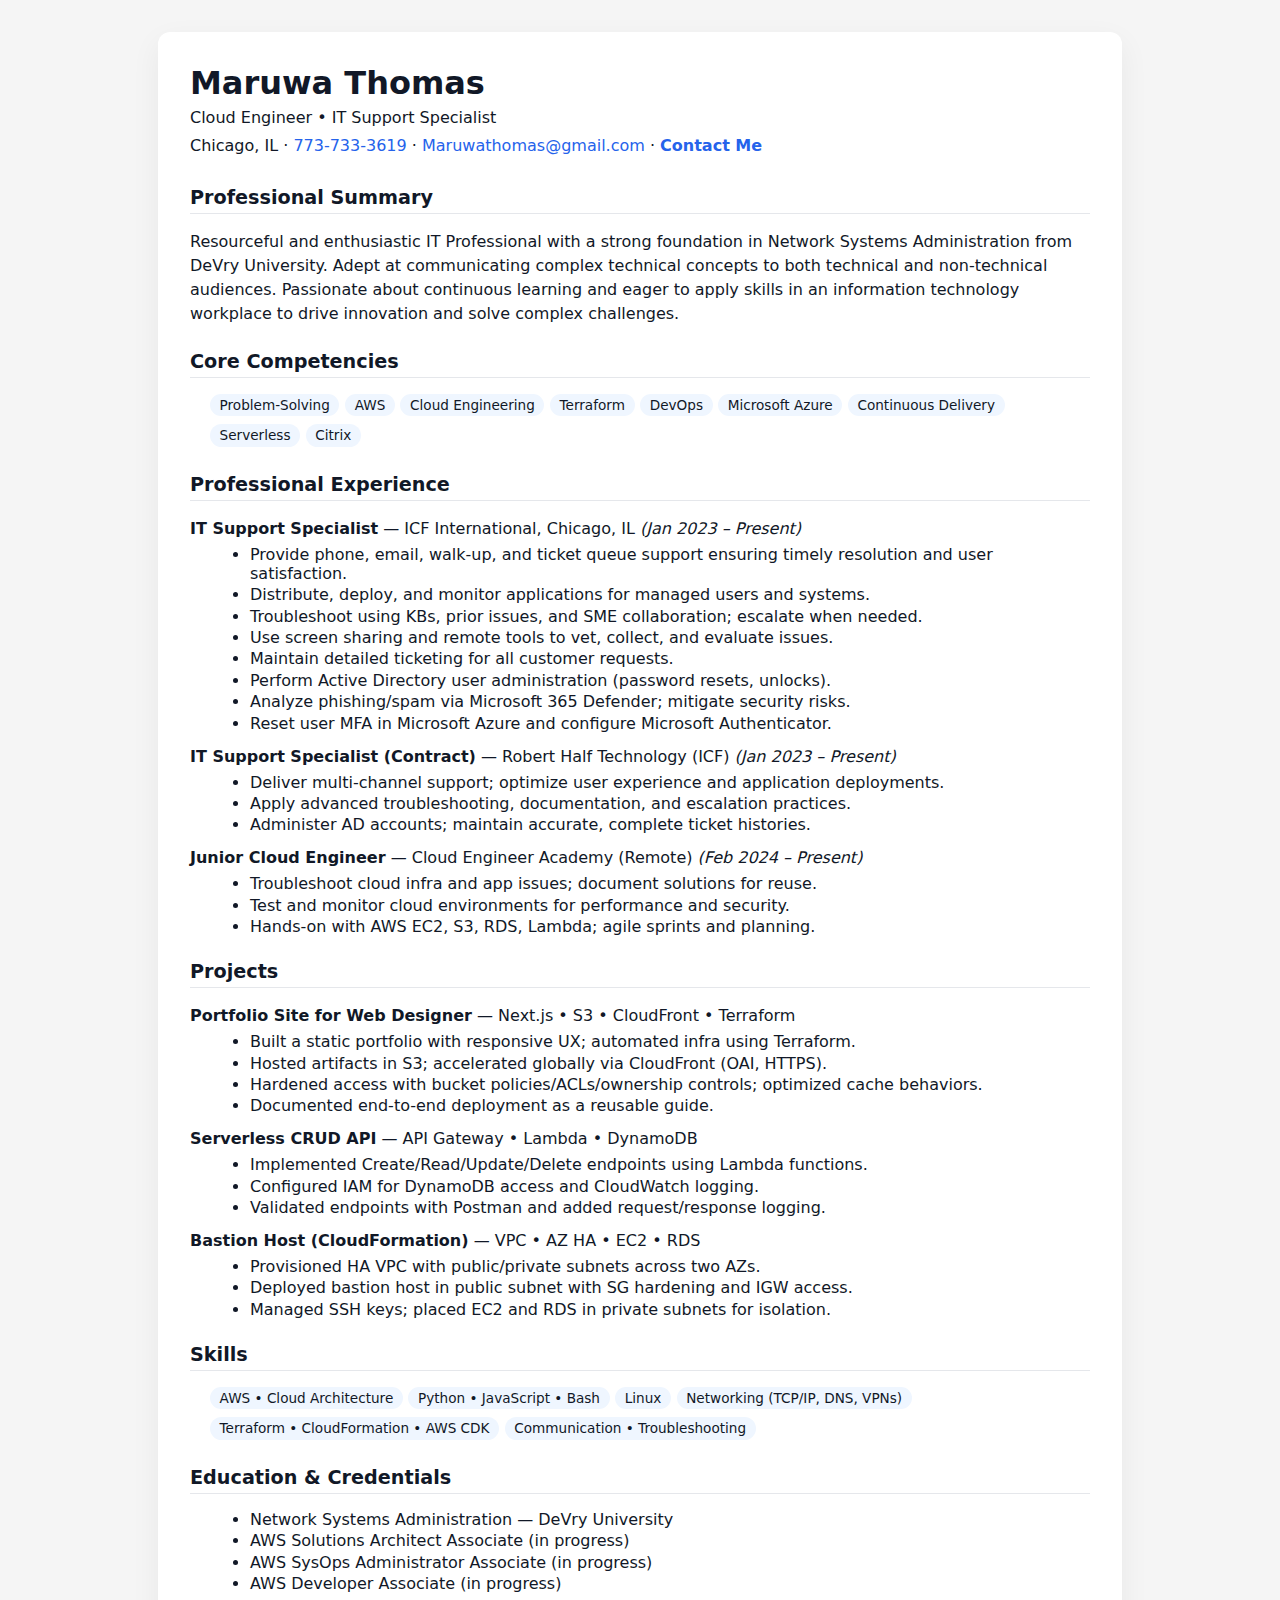
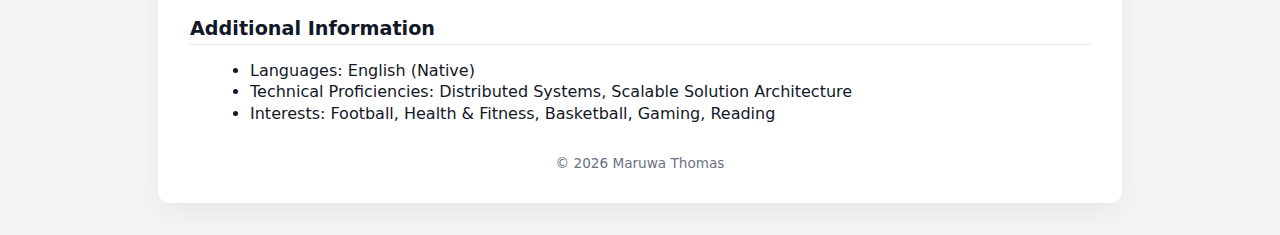
<file: 01-static-resume-site/index.html>
<!doctype html>
<html lang="en">
<head>
  <meta charset="utf-8">
  <meta name="viewport" content="width=device-width, initial-scale=1">
  <title>Maruwa Thomas — Cloud Engineer</title>
  <style>
    body {
      font-family: system-ui, -apple-system, Segoe UI, Arial, sans-serif;
      margin: 0;
      padding: 2rem;
      background: #f5f5f5;
      color: #111827;
    }
    .page {
      max-width: 900px;
      margin: 0 auto;
      background: #ffffff;
      padding: 2rem;
      border-radius: 12px;
      box-shadow: 0 10px 30px rgba(0,0,0,0.06);
    }
    h1 { margin: 0 0 .25rem 0; font-size: 2rem; }
    h2 { margin-top: 1.5rem; font-size: 1.2rem; border-bottom: 1px solid #e5e7eb; padding-bottom: .25rem; }
    p { margin: .25rem 0; line-height: 1.5; }
    .meta a { color: #2563eb; text-decoration: none; }
    .meta a:hover { text-decoration: underline; }
    ul { margin: .25rem 0 .75rem 1.25rem; }
    li { margin-bottom: .15rem; }
    .pill-list { list-style: none; padding-left: 0; display: flex; flex-wrap: wrap; gap: .35rem; }
    .pill-list li {
      background: #eff6ff;
      border-radius: 999px;
      padding: .2rem .6rem;
      font-size: .85rem;
    }
    .top-row {
      display: flex;
      justify-content: space-between;
      gap: 1rem;
      flex-wrap: wrap;
      align-items: baseline;
    }
    .contact-link {
      font-weight: 700;
      color: #2563eb;
      text-decoration: none;
    }
    .contact-link:hover { text-decoration: underline; }
    footer {
      margin-top: 2rem;
      font-size: .85rem;
      color: #6b7280;
      text-align: center;
    }
  </style>
</head>
<body>
  <div class="page">
    <header class="top-row">
      <div>
        <h1>Maruwa Thomas</h1>
        <p>Cloud Engineer • IT Support Specialist</p>
        <p class="meta">
          Chicago, IL ·
          <a href="tel:+17737333619">773-733-3619</a> ·
          <a href="mailto:Maruwathomas@gmail.com">Maruwathomas@gmail.com</a> ·
          <a href="contact.html" class="contact-link">Contact Me</a>
        </p>
      </div>
    </header>

    <section>
      <h2>Professional Summary</h2>
      <p>
        Resourceful and enthusiastic IT Professional with a strong foundation in Network Systems Administration from DeVry University.
        Adept at communicating complex technical concepts to both technical and non-technical audiences. Passionate about continuous
        learning and eager to apply skills in an information technology workplace to drive innovation and solve complex challenges.
      </p>
    </section>

    <section>
      <h2>Core Competencies</h2>
      <ul class="pill-list">
        <li>Problem-Solving</li>
        <li>AWS</li>
        <li>Cloud Engineering</li>
        <li>Terraform</li>
        <li>DevOps</li>
        <li>Microsoft Azure</li>
        <li>Continuous Delivery</li>
        <li>Serverless</li>
        <li>Citrix</li>
      </ul>
    </section>

    <section>
      <h2>Professional Experience</h2>
      <p><strong>IT Support Specialist</strong> — ICF International, Chicago, IL <em>(Jan 2023 – Present)</em></p>
      <ul>
        <li>Provide phone, email, walk-up, and ticket queue support ensuring timely resolution and user satisfaction.</li>
        <li>Distribute, deploy, and monitor applications for managed users and systems.</li>
        <li>Troubleshoot using KBs, prior issues, and SME collaboration; escalate when needed.</li>
        <li>Use screen sharing and remote tools to vet, collect, and evaluate issues.</li>
        <li>Maintain detailed ticketing for all customer requests.</li>
        <li>Perform Active Directory user administration (password resets, unlocks).</li>
        <li>Analyze phishing/spam via Microsoft 365 Defender; mitigate security risks.</li>
        <li>Reset user MFA in Microsoft Azure and configure Microsoft Authenticator.</li>
      </ul>

      <p><strong>IT Support Specialist (Contract)</strong> — Robert Half Technology (ICF) <em>(Jan 2023 – Present)</em></p>
      <ul>
        <li>Deliver multi-channel support; optimize user experience and application deployments.</li>
        <li>Apply advanced troubleshooting, documentation, and escalation practices.</li>
        <li>Administer AD accounts; maintain accurate, complete ticket histories.</li>
      </ul>

      <p><strong>Junior Cloud Engineer</strong> — Cloud Engineer Academy (Remote) <em>(Feb 2024 – Present)</em></p>
      <ul>
        <li>Troubleshoot cloud infra and app issues; document solutions for reuse.</li>
        <li>Test and monitor cloud environments for performance and security.</li>
        <li>Hands-on with AWS EC2, S3, RDS, Lambda; agile sprints and planning.</li>
      </ul>
    </section>

    <section>
      <h2>Projects</h2>
      <p><strong>Portfolio Site for Web Designer</strong> — Next.js • S3 • CloudFront • Terraform</p>
      <ul>
        <li>Built a static portfolio with responsive UX; automated infra using Terraform.</li>
        <li>Hosted artifacts in S3; accelerated globally via CloudFront (OAI, HTTPS).</li>
        <li>Hardened access with bucket policies/ACLs/ownership controls; optimized cache behaviors.</li>
        <li>Documented end-to-end deployment as a reusable guide.</li>
      </ul>

      <p><strong>Serverless CRUD API</strong> — API Gateway • Lambda • DynamoDB</p>
      <ul>
        <li>Implemented Create/Read/Update/Delete endpoints using Lambda functions.</li>
        <li>Configured IAM for DynamoDB access and CloudWatch logging.</li>
        <li>Validated endpoints with Postman and added request/response logging.</li>
      </ul>

      <p><strong>Bastion Host (CloudFormation)</strong> — VPC • AZ HA • EC2 • RDS</p>
      <ul>
        <li>Provisioned HA VPC with public/private subnets across two AZs.</li>
        <li>Deployed bastion host in public subnet with SG hardening and IGW access.</li>
        <li>Managed SSH keys; placed EC2 and RDS in private subnets for isolation.</li>
      </ul>
    </section>

    <section>
      <h2>Skills</h2>
      <ul class="pill-list">
        <li>AWS • Cloud Architecture</li>
        <li>Python • JavaScript • Bash</li>
        <li>Linux</li>
        <li>Networking (TCP/IP, DNS, VPNs)</li>
        <li>Terraform • CloudFormation • AWS CDK</li>
        <li>Communication • Troubleshooting</li>
      </ul>
    </section>

    <section>
      <h2>Education & Credentials</h2>
      <ul>
        <li>Network Systems Administration — DeVry University</li>
        <li>AWS Solutions Architect Associate (in progress)</li>
        <li>AWS SysOps Administrator Associate (in progress)</li>
        <li>AWS Developer Associate (in progress)</li>
      </ul>
    </section>

    <section>
      <h2>Additional Information</h2>
      <ul>
        <li>Languages: English (Native)</li>
        <li>Technical Proficiencies: Distributed Systems, Scalable Solution Architecture</li>
        <li>Interests: Football, Health & Fitness, Basketball, Gaming, Reading</li>
      </ul>
    </section>

    <footer>
      © <span id="y"></span> Maruwa Thomas
    </footer>
  </div>

  <script>
    document.getElementById('y').textContent = new Date().getFullYear();
  </script>
</body>
</html>
</file>
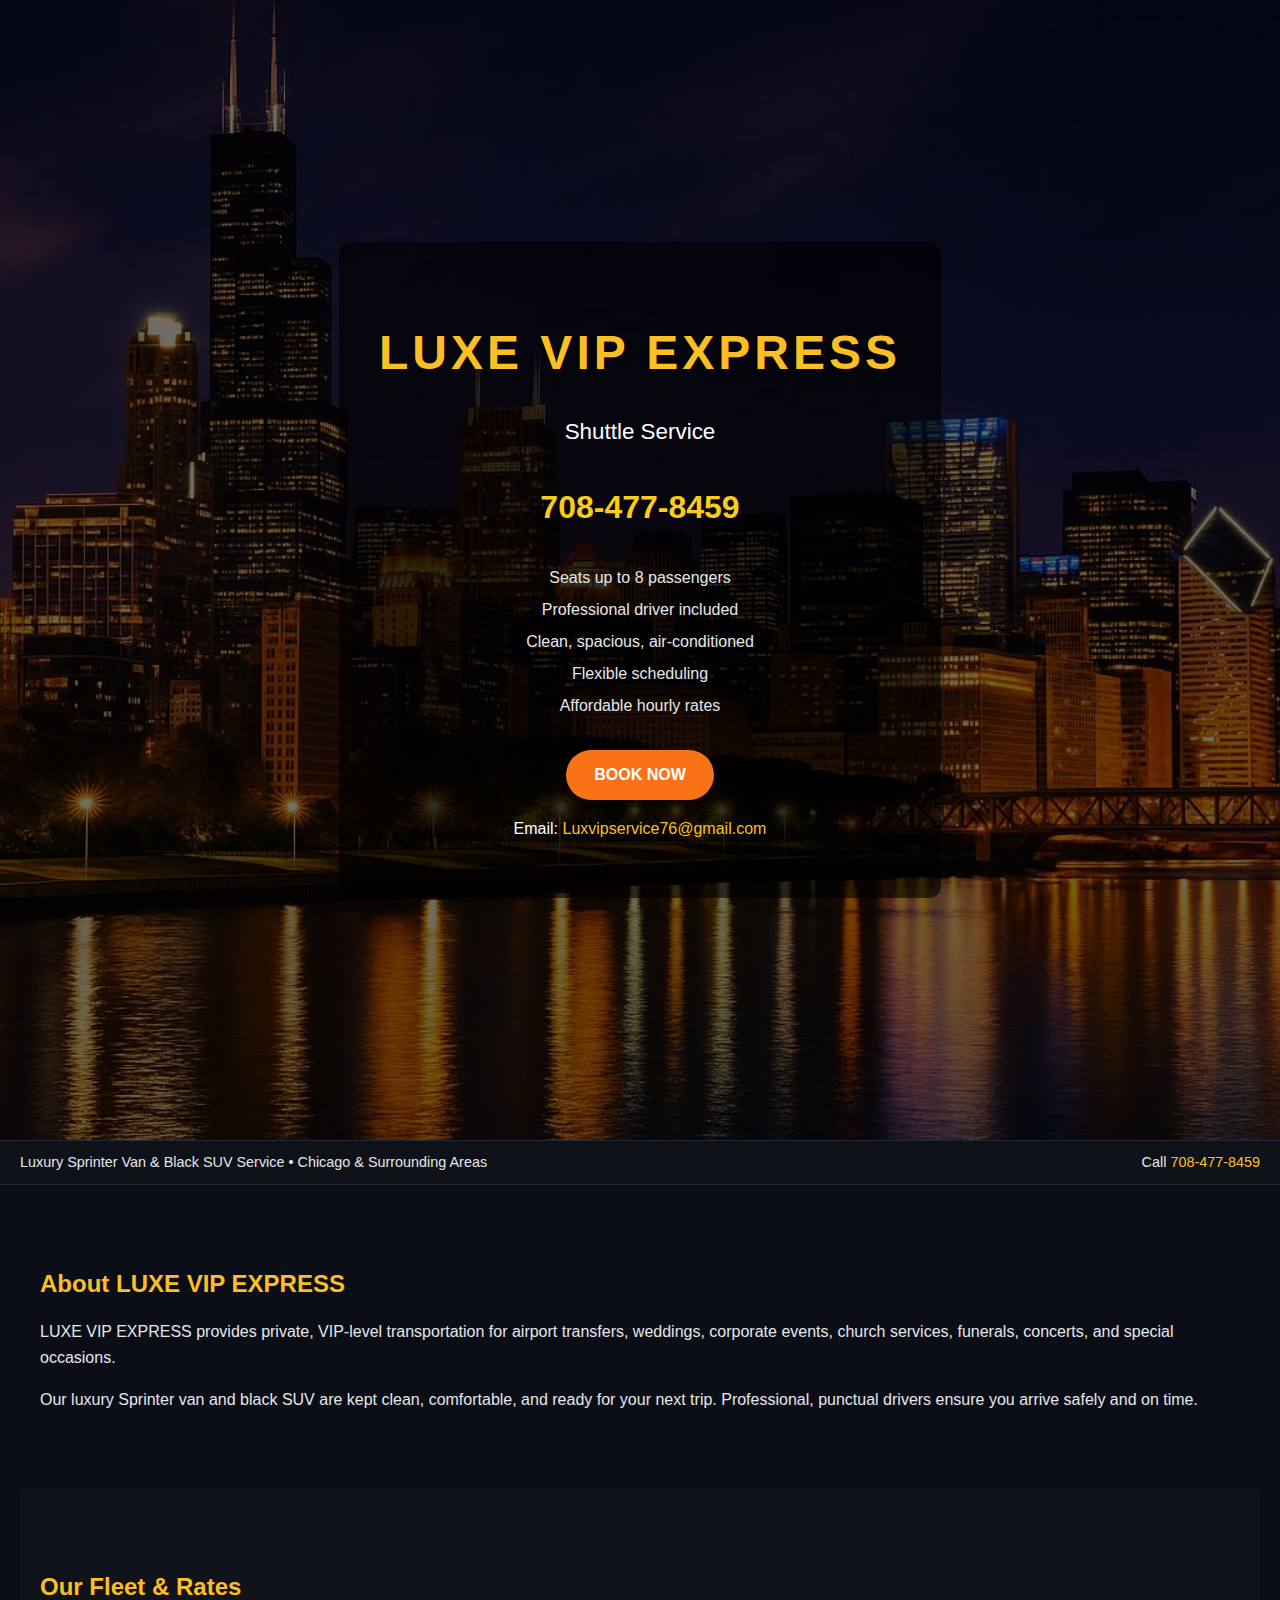
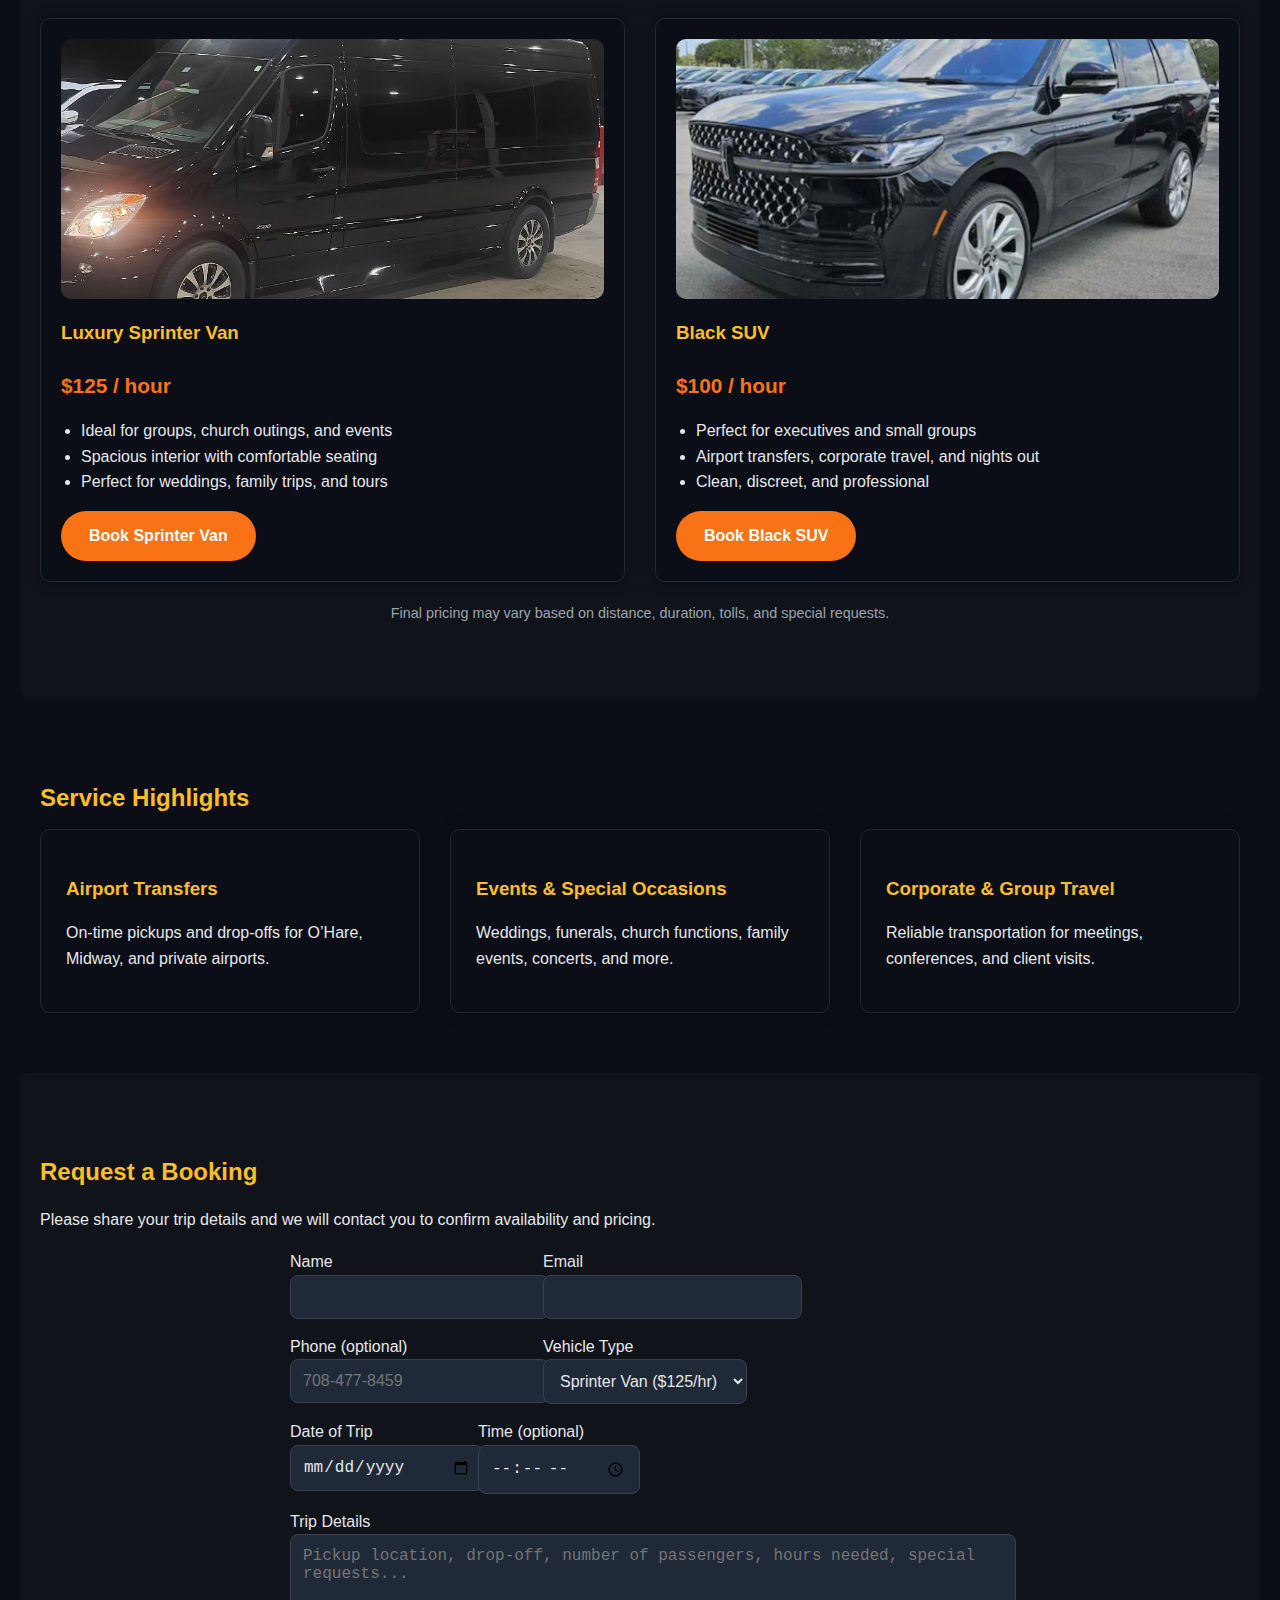
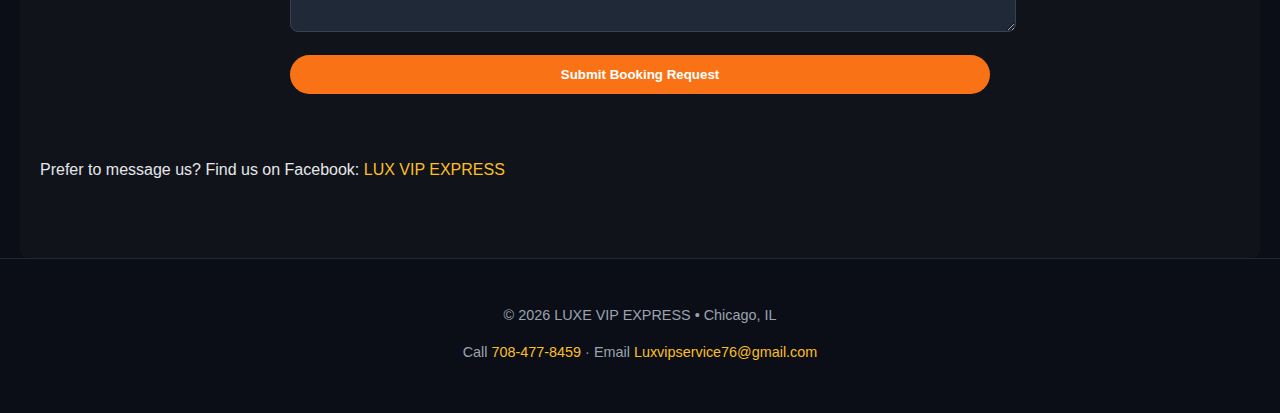
<file: 04-sprinter-van-app/index.html>
<!doctype html>
<html lang="en">
<head>
  <meta charset="utf-8">
  <meta name="viewport" content="width=device-width, initial-scale=1">
  <title>LUXE VIP EXPRESS — Luxury Sprinter & SUV Service</title>
  <link rel="stylesheet" href="styles.css">
</head>
<body>

  <!-- Hero Section -->
  <section class="hero">
    <div class="hero-overlay"></div>
    <div class="hero-inner">
      <div class="hero-left">
        <h1 class="hero-brand">LUXE VIP EXPRESS</h1>
        <p class="hero-tagline">Shuttle Service</p>
        <p class="hero-phone">708-477-8459</p>

        <ul class="hero-bullets">
          <li>Seats up to 8 passengers</li>
          <li>Professional driver included</li>
          <li>Clean, spacious, air-conditioned</li>
          <li>Flexible scheduling</li>
          <li>Affordable hourly rates</li>
        </ul>

        <!-- Hero Stripe button -->
        <div class="hero-actions">
          <a
            href="https://buy.stripe.com/test_bJe4gzg6ubI19XyesA8EM00"
            class="btn hero-btn"
            target="_blank"
            rel="noopener noreferrer"
          >
            BOOK NOW
          </a>
        </div>

        <p class="hero-email">
          Email:
          <a href="mailto:Luxvipservice76@gmail.com">Luxvipservice76@gmail.com</a>
        </p>
      </div>
    </div>
  </section>

  <!-- Contact Strip -->
  <div class="contact-strip">
    <span>Luxury Sprinter Van & Black SUV Service • Chicago & Surrounding Areas</span>
    <span>Call <a href="tel:+17084778459">708-477-8459</a></span>
  </div>

  <main>
    <!-- About -->
    <section id="about" class="section">
      <h2>About LUXE VIP EXPRESS</h2>
      <p>
        LUXE VIP EXPRESS provides private, VIP-level transportation for airport transfers,
        weddings, corporate events, church services, funerals, concerts, and special occasions.
      </p>
      <p>
        Our luxury Sprinter van and black SUV are kept clean, comfortable, and ready for your next trip.
        Professional, punctual drivers ensure you arrive safely and on time.
      </p>
    </section>

    <!-- Fleet & Rates -->
    <section id="fleet" class="section section-alt">
      <h2>Our Fleet & Rates</h2>
      <div class="cards">
        <!-- Sprinter Van Card -->
        <article class="card">
          <img src="assets/sprinter-van.jpg" alt="Luxury Sprinter Van" class="fleet-img">
          <h3>Luxury Sprinter Van</h3>
          <p class="rate">$125 / hour</p>
          <ul>
            <li>Ideal for groups, church outings, and events</li>
            <li>Spacious interior with comfortable seating</li>
            <li>Perfect for weddings, family trips, and tours</li>
          </ul>
          <a
            href="https://buy.stripe.com/test_bJe4gzg6ubI19XyesA8EM00"
            class="btn primary wide"
            target="_blank"
            rel="noopener noreferrer"
          >
            Book Sprinter Van
          </a>
        </article>

        <!-- Black SUV Card -->
        <article class="card">
          <img src="assets/sprinter-interior.jpg" alt="Black SUV Interior" class="fleet-img">
          <h3>Black SUV</h3>
          <p class="rate">$100 / hour</p>
          <ul>
            <li>Perfect for executives and small groups</li>
            <li>Airport transfers, corporate travel, and nights out</li>
            <li>Clean, discreet, and professional</li>
          </ul>
          <a
            href="https://buy.stripe.com/test_cNi8wP8E2dQ9b1C0BK8EM01"
            class="btn primary wide"
            target="_blank"
            rel="noopener noreferrer"
          >
            Book Black SUV
          </a>
        </article>
      </div>
      <p class="fleet-note">
        Final pricing may vary based on distance, duration, tolls, and special requests.
      </p>
    </section>

    <!-- Services -->
    <section id="services" class="section">
      <h2>Service Highlights</h2>
      <div class="cards">
        <article class="card small">
          <h3>Airport Transfers</h3>
          <p>On-time pickups and drop-offs for O’Hare, Midway, and private airports.</p>
        </article>
        <article class="card small">
          <h3>Events & Special Occasions</h3>
          <p>Weddings, funerals, church functions, family events, concerts, and more.</p>
        </article>
        <article class="card small">
          <h3>Corporate & Group Travel</h3>
          <p>Reliable transportation for meetings, conferences, and client visits.</p>
        </article>
      </div>
    </section>

    <!-- Booking Form -->
    <section id="booking" class="section section-alt">
      <h2>Request a Booking</h2>
      <p>Please share your trip details and we will contact you to confirm availability and pricing.</p>

      <form id="booking-form" class="form">
        <div class="form-row">
          <label>
            Name<br>
            <input id="name" type="text" name="name" required>
          </label>
          <label>
            Email<br>
            <input id="email" type="email" name="email" required>
          </label>
        </div>

        <div class="form-row">
          <label>
            Phone (optional)<br>
            <input id="phone" type="tel" name="phone" placeholder="708-477-8459">
          </label>
          <label>
            Vehicle Type<br>
            <select id="vehicleType" name="vehicleType" required>
              <option>Sprinter Van ($125/hr)</option>
              <option>Black SUV ($100/hr)</option>
            </select>
          </label>
        </div>

        <div class="form-row">
          <label>
            Date of Trip<br>
            <input id="date" type="date" name="date" required>
          </label>
          <label>
            Time (optional)<br>
            <input id="time" type="time" name="time">
          </label>
        </div>

        <label>
          Trip Details<br>
          <textarea id="details" name="details" rows="4"
            placeholder="Pickup location, drop-off, number of passengers, hours needed, special requests..."
            required></textarea>
        </label>

        <button type="submit" class="btn primary wide">Submit Booking Request</button>
        <p id="booking-status" class="booking-status"></p>
      </form>

      <p class="social">
        Prefer to message us? Find us on Facebook:
        <a href="https://facebook.com/LUXVIPEXPRESS" target="_blank">LUX VIP EXPRESS</a>
      </p>
    </section>
  </main>

  <footer class="footer">
    <p>© <span id="y"></span> LUXE VIP EXPRESS • Chicago, IL</p>
    <p>
      Call <a href="tel:+17084778459">708-477-8459</a> ·
      Email <a href="mailto:Luxvipservice76@gmail.com">Luxvipservice76@gmail.com</a>
    </p>
  </footer>

  <!-- === Scripts === -->
  <script>
    // Set year in footer
    document.getElementById("y").textContent = new Date().getFullYear();

    // ✅ Your AWS API endpoint for the booking form
    const BOOKING_ENDPOINT = "https://zyzn9avvkl.execute-api.us-east-1.amazonaws.com/prod/contact";

    // Handle form submission
    document.addEventListener("DOMContentLoaded", () => {
      const form = document.getElementById("booking-form");
      const statusEl = document.getElementById("booking-status");

      if (!form) {
        console.warn("Booking form not found on this page.");
        return;
      }

      form.addEventListener("submit", async (event) => {
        event.preventDefault();

        statusEl.textContent = "Sending your request...";
        statusEl.style.color = "#fbbf24";

        const formData = {
          name: document.getElementById("name").value,
          email: document.getElementById("email").value,
          phone: document.getElementById("phone").value,
          vehicleType: document.getElementById("vehicleType").value,
          date: document.getElementById("date").value,
          time: document.getElementById("time").value,
          details: document.getElementById("details").value
        };

        try {
          const response = await fetch(BOOKING_ENDPOINT, {
            method: "POST",
            headers: { "Content-Type": "application/json" },
            body: JSON.stringify(formData)
          });

          if (!response.ok) {
            statusEl.textContent =
              `Error ${response.status}: Request failed. Please try again or call 708-477-8459.`;
            statusEl.style.color = "#f87171";
            return;
          }

          statusEl.textContent = "Booking request sent! We’ll contact you shortly.";
          statusEl.style.color = "#4ade80";
          form.reset();
        } catch (err) {
          console.error(err);
          statusEl.textContent = "Network error: failed to fetch";
          statusEl.style.color = "#f87171";
        }
      });
    });
  </script>
</body>
</html>
</file>
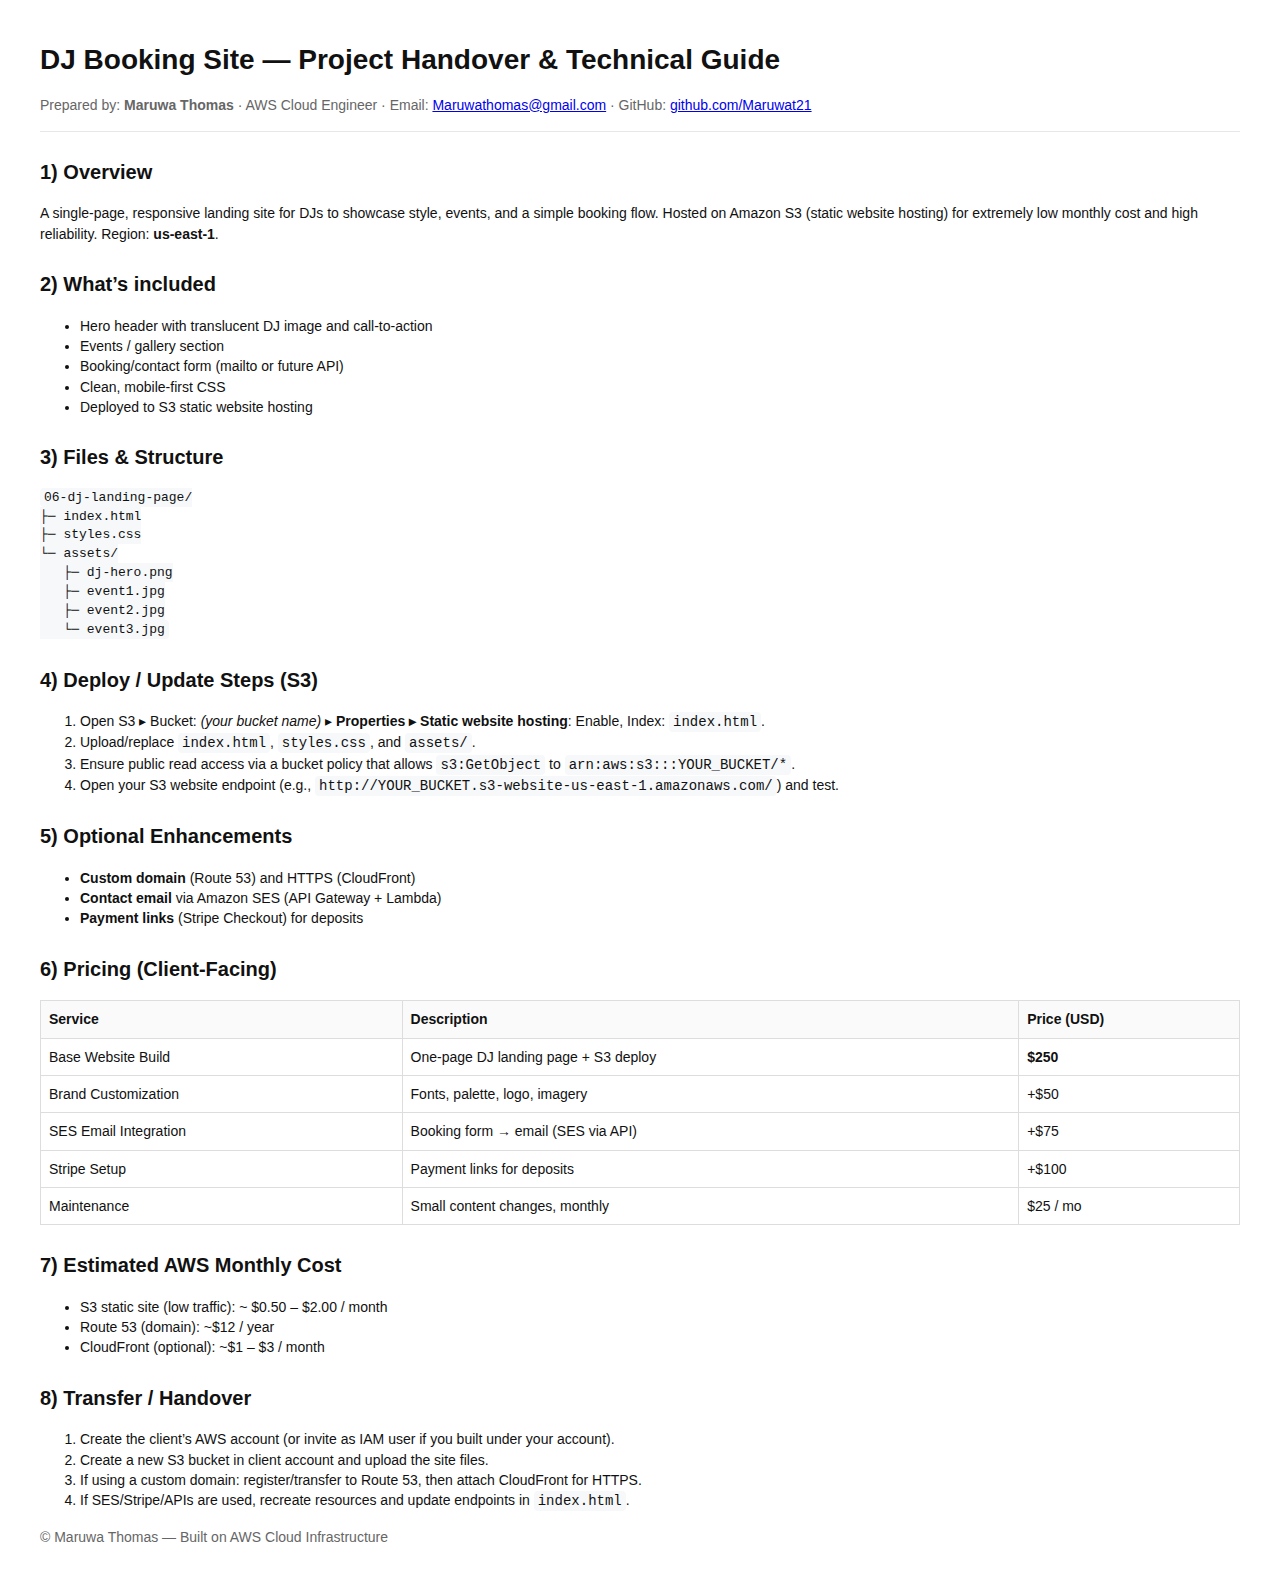
<file: 06-dj-landing-page/DJ_Booking_Site_Handover_Guide.html>
<!doctype html>
<html>
<head>
  <meta charset="utf-8">
  <title>DJ Booking Site — Project Handover & Technical Guide</title>
  <style>
    body { font-family: -apple-system, Helvetica, Arial, sans-serif; line-height: 1.45; color:#111; margin:40px; }
    h1 { font-size: 28px; margin: 0 0 8px; }
    h2 { font-size: 20px; margin-top: 26px; }
    p, li { font-size: 14px; }
    code { background:#f6f8fa; padding:2px 4px; border-radius:4px; }
    .muted { color:#666; }
    table { border-collapse: collapse; width: 100%; font-size: 14px; }
    th, td { border:1px solid #ddd; padding:8px; text-align:left; }
    th { background:#fafafa; }
    .hr { height:1px; background:#e5e7eb; margin:16px 0 8px; }
  </style>
</head>
<body>

<h1>DJ Booking Site — Project Handover & Technical Guide</h1>
<p class="muted">Prepared by: <strong>Maruwa Thomas</strong> · AWS Cloud Engineer ·
Email: <a href="mailto:Maruwathomas@gmail.com">Maruwathomas@gmail.com</a> · GitHub: <a href="https://github.com/Maruwat21">github.com/Maruwat21</a></p>
<div class="hr"></div>

<h2>1) Overview</h2>
<p>
A single-page, responsive landing site for DJs to showcase style, events, and a simple booking flow.
Hosted on Amazon S3 (static website hosting) for extremely low monthly cost and high reliability.
Region: <strong>us-east-1</strong>.
</p>

<h2>2) What’s included</h2>
<ul>
  <li>Hero header with translucent DJ image and call-to-action</li>
  <li>Events / gallery section</li>
  <li>Booking/contact form (mailto or future API)</li>
  <li>Clean, mobile-first CSS</li>
  <li>Deployed to S3 static website hosting</li>
</ul>

<h2>3) Files & Structure</h2>
<pre><code>06-dj-landing-page/
├─ index.html
├─ styles.css
└─ assets/
   ├─ dj-hero.png
   ├─ event1.jpg
   ├─ event2.jpg
   └─ event3.jpg
</code></pre>

<h2>4) Deploy / Update Steps (S3)</h2>
<ol>
  <li>Open S3 ▸ Bucket: <em>(your bucket name)</em> ▸ <strong>Properties ▸ Static website hosting</strong>: Enable, Index: <code>index.html</code>.</li>
  <li>Upload/replace <code>index.html</code>, <code>styles.css</code>, and <code>assets/</code>.</li>
  <li>Ensure public read access via a bucket policy that allows <code>s3:GetObject</code> to <code>arn:aws:s3:::YOUR_BUCKET/*</code>.</li>
  <li>Open your S3 website endpoint (e.g., <code>http://YOUR_BUCKET.s3-website-us-east-1.amazonaws.com/</code>) and test.</li>
</ol>

<h2>5) Optional Enhancements</h2>
<ul>
  <li><strong>Custom domain</strong> (Route 53) and HTTPS (CloudFront)</li>
  <li><strong>Contact email</strong> via Amazon SES (API Gateway + Lambda)</li>
  <li><strong>Payment links</strong> (Stripe Checkout) for deposits</li>
</ul>

<h2>6) Pricing (Client-Facing)</h2>
<table>
  <tr><th>Service</th><th>Description</th><th>Price (USD)</th></tr>
  <tr><td>Base Website Build</td><td>One-page DJ landing page + S3 deploy</td><td><strong>$250</strong></td></tr>
  <tr><td>Brand Customization</td><td>Fonts, palette, logo, imagery</td><td>+$50</td></tr>
  <tr><td>SES Email Integration</td><td>Booking form → email (SES via API)</td><td>+$75</td></tr>
  <tr><td>Stripe Setup</td><td>Payment links for deposits</td><td>+$100</td></tr>
  <tr><td>Maintenance</td><td>Small content changes, monthly</td><td>$25 / mo</td></tr>
</table>

<h2>7) Estimated AWS Monthly Cost</h2>
<ul>
  <li>S3 static site (low traffic): ~ $0.50 – $2.00 / month</li>
  <li>Route 53 (domain): ~$12 / year</li>
  <li>CloudFront (optional): ~$1 – $3 / month</li>
</ul>

<h2>8) Transfer / Handover</h2>
<ol>
  <li>Create the client’s AWS account (or invite as IAM user if you built under your account).</li>
  <li>Create a new S3 bucket in client account and upload the site files.</li>
  <li>If using a custom domain: register/transfer to Route 53, then attach CloudFront for HTTPS.</li>
  <li>If SES/Stripe/APIs are used, recreate resources and update endpoints in <code>index.html</code>.</li>
</ol>

<p class="muted">© Maruwa Thomas — Built on AWS Cloud Infrastructure</p>
</body>
</html>
</file>
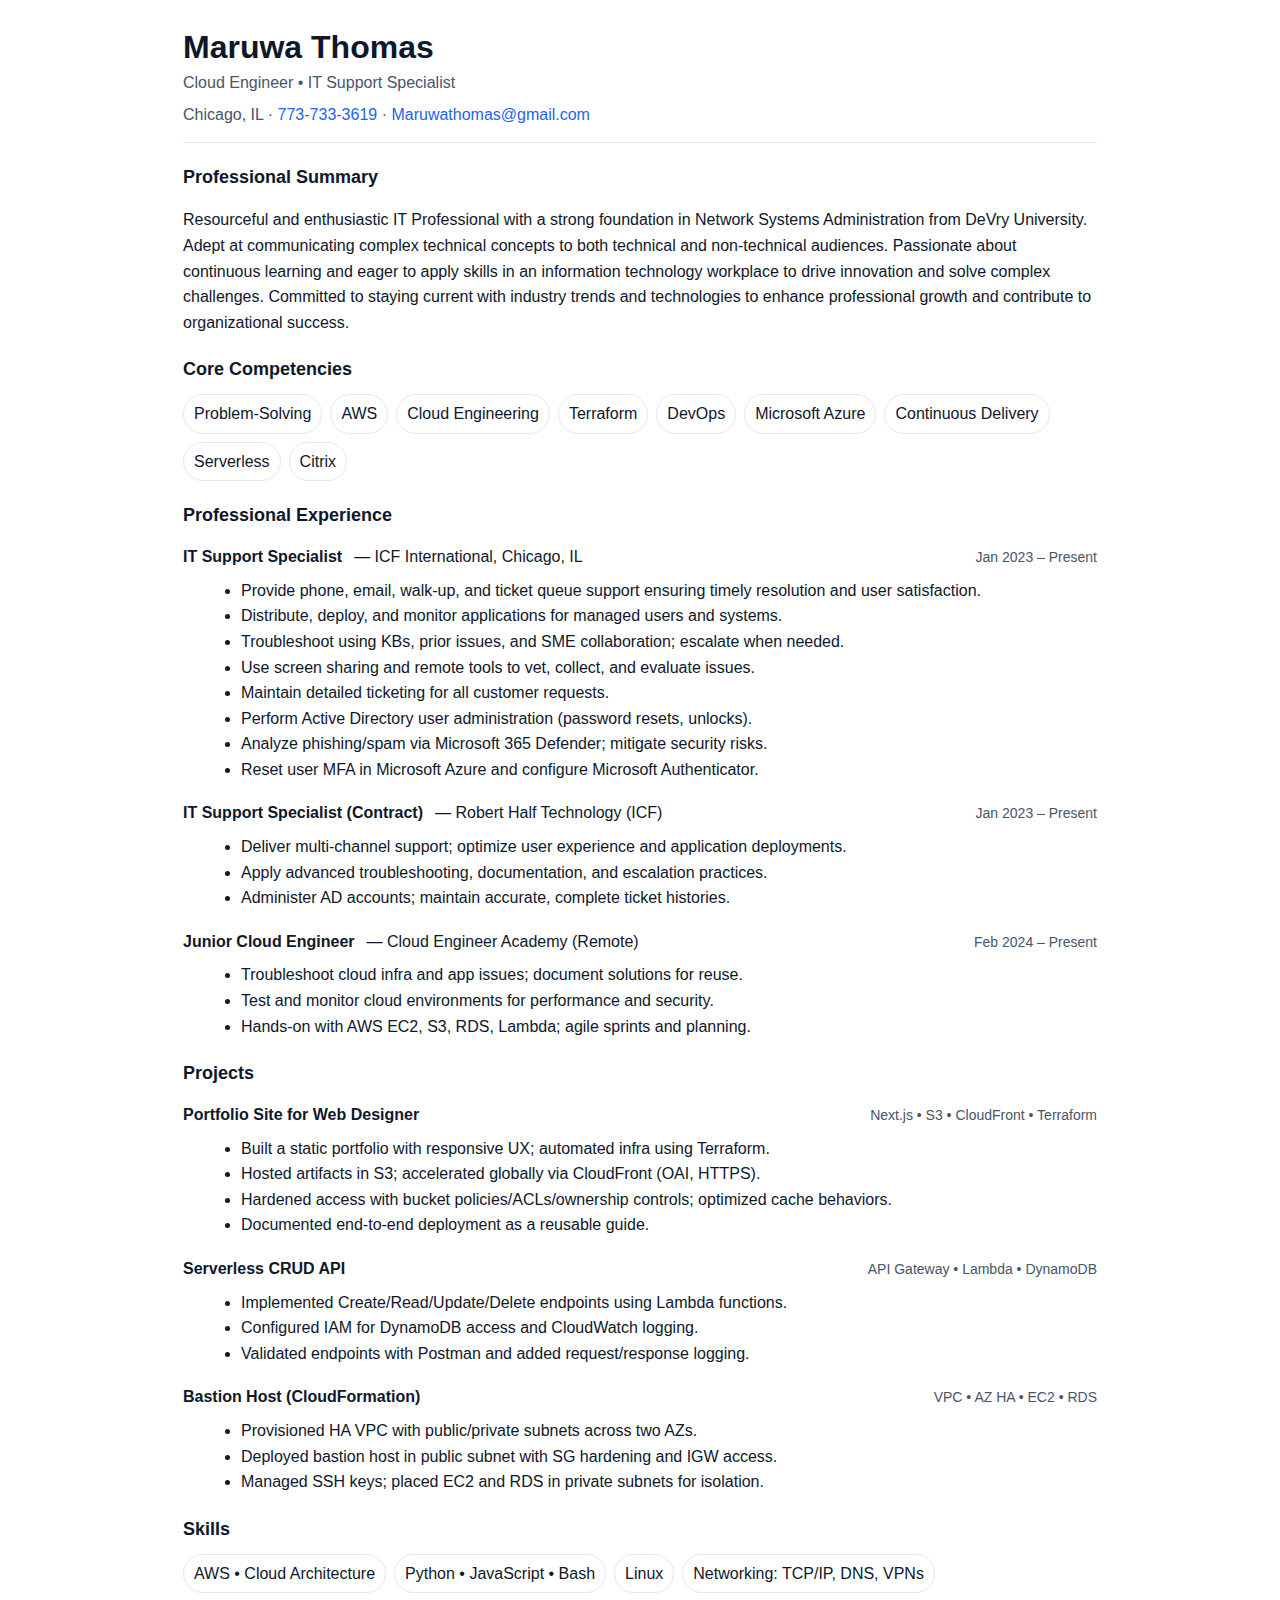
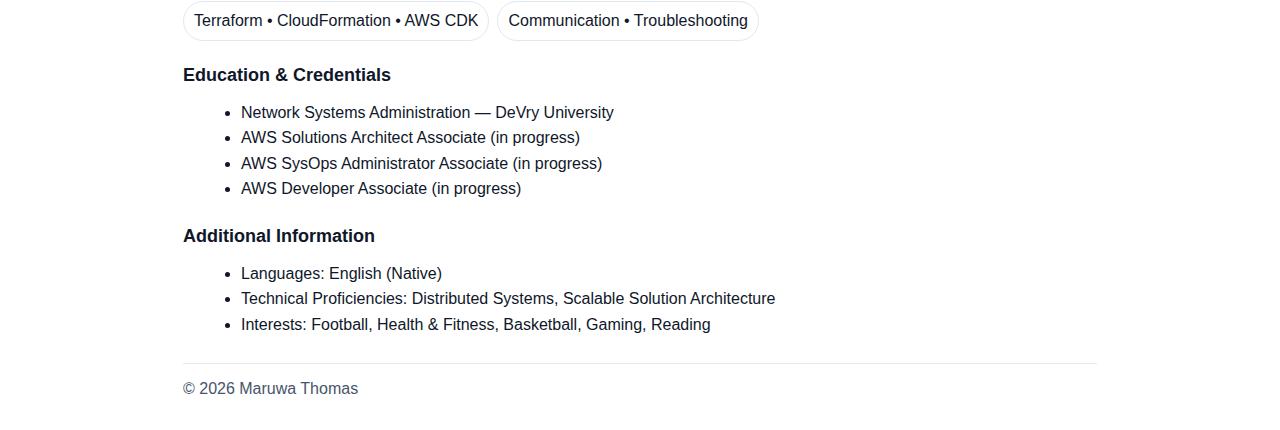
<file: 01-static-resume-site/docs/examples/index.full.html>
<!doctype html>
<html lang="en">
<head>
  <meta charset="utf-8">
  <meta name="viewport" content="width=device-width, initial-scale=1">
  <title>Maruwa Thomas — Cloud Engineer Resume</title>
  <meta name="description" content="Resume of Maruwa Thomas — Cloud Engineer & IT Support Specialist. AWS, Serverless, Terraform, CloudFormation, DynamoDB, Lambda.">
  <link rel="stylesheet" href="styles.css">
</head>
<body>
  <main class="container">
    <header class="header">
      <div>
        <h1 class="name">Maruwa Thomas</h1>
        <p class="subtitle">Cloud Engineer • IT Support Specialist</p>
        <p class="meta">
          Chicago, IL · <a href="tel:+17737333619">773-733-3619</a> ·
          <a href="mailto:Maruwathomas@gmail.com">Maruwathomas@gmail.com</a>
        </p>
      </div>
    </header>

    <section>
      <h2>Professional Summary</h2>
      <p>Resourceful and enthusiastic IT Professional with a strong foundation in Network Systems Administration from DeVry University. Adept at communicating complex technical concepts to both technical and non-technical audiences. Passionate about continuous learning and eager to apply skills in an information technology workplace to drive innovation and solve complex challenges. Committed to staying current with industry trends and technologies to enhance professional growth and contribute to organizational success.</p>
    </section>

    <section>
      <h2>Core Competencies</h2>
      <ul class="pill-list">
        <li>Problem-Solving</li><li>AWS</li><li>Cloud Engineering</li><li>Terraform</li>
        <li>DevOps</li><li>Microsoft Azure</li><li>Continuous Delivery</li>
        <li>Serverless</li><li>Citrix</li>
      </ul>
    </section>

    <section>
      <h2>Professional Experience</h2>

      <div class="item">
        <div class="item-head">
          <strong>IT Support Specialist</strong> — ICF International, Chicago, IL
          <span class="right">Jan 2023 – Present</span>
        </div>
        <ul>
          <li>Provide phone, email, walk-up, and ticket queue support ensuring timely resolution and user satisfaction.</li>
          <li>Distribute, deploy, and monitor applications for managed users and systems.</li>
          <li>Troubleshoot using KBs, prior issues, and SME collaboration; escalate when needed.</li>
          <li>Use screen sharing and remote tools to vet, collect, and evaluate issues.</li>
          <li>Maintain detailed ticketing for all customer requests.</li>
          <li>Perform Active Directory user administration (password resets, unlocks).</li>
          <li>Analyze phishing/spam via Microsoft 365 Defender; mitigate security risks.</li>
          <li>Reset user MFA in Microsoft Azure and configure Microsoft Authenticator.</li>
        </ul>
      </div>

      <div class="item">
        <div class="item-head">
          <strong>IT Support Specialist (Contract)</strong> — Robert Half Technology (ICF)
          <span class="right">Jan 2023 – Present</span>
        </div>
        <ul>
          <li>Deliver multi-channel support; optimize user experience and application deployments.</li>
          <li>Apply advanced troubleshooting, documentation, and escalation practices.</li>
          <li>Administer AD accounts; maintain accurate, complete ticket histories.</li>
        </ul>
      </div>

      <div class="item">
        <div class="item-head">
          <strong>Junior Cloud Engineer</strong> — Cloud Engineer Academy (Remote)
          <span class="right">Feb 2024 – Present</span>
        </div>
        <ul>
          <li>Troubleshoot cloud infra and app issues; document solutions for reuse.</li>
          <li>Test and monitor cloud environments for performance and security.</li>
          <li>Hands-on with AWS EC2, S3, RDS, Lambda; agile sprints and planning.</li>
        </ul>
      </div>
    </section>

    <section>
      <h2>Projects</h2>

      <div class="item">
        <div class="item-head">
          <strong>Portfolio Site for Web Designer</strong>
          <span class="right">Next.js • S3 • CloudFront • Terraform</span>
        </div>
        <ul>
          <li>Built a static portfolio with responsive UX; automated infra using Terraform.</li>
          <li>Hosted artifacts in S3; accelerated globally via CloudFront (OAI, HTTPS).</li>
          <li>Hardened access with bucket policies/ACLs/ownership controls; optimized cache behaviors.</li>
          <li>Documented end-to-end deployment as a reusable guide.</li>
        </ul>
      </div>

      <div class="item">
        <div class="item-head">
          <strong>Serverless CRUD API</strong>
          <span class="right">API Gateway • Lambda • DynamoDB</span>
        </div>
        <ul>
          <li>Implemented Create/Read/Update/Delete endpoints using Lambda functions.</li>
          <li>Configured IAM for DynamoDB access and CloudWatch logging.</li>
          <li>Validated endpoints with Postman and added request/response logging.</li>
        </ul>
      </div>

      <div class="item">
        <div class="item-head">
          <strong>Bastion Host (CloudFormation)</strong>
          <span class="right">VPC • AZ HA • EC2 • RDS</span>
        </div>
        <ul>
          <li>Provisioned HA VPC with public/private subnets across two AZs.</li>
          <li>Deployed bastion host in public subnet with SG hardening and IGW access.</li>
          <li>Managed SSH keys; placed EC2 and RDS in private subnets for isolation.</li>
        </ul>
      </div>
    </section>

    <section>
      <h2>Skills</h2>
      <ul class="pill-list">
        <li>AWS • Cloud Architecture</li>
        <li>Python • JavaScript • Bash</li>
        <li>Linux</li>
        <li>Networking: TCP/IP, DNS, VPNs</li>
        <li>Terraform • CloudFormation • AWS CDK</li>
        <li>Communication • Troubleshooting</li>
      </ul>
    </section>

    <section>
      <h2>Education & Credentials</h2>
      <ul>
        <li>Network Systems Administration — DeVry University</li>
        <li>AWS Solutions Architect Associate (in progress)</li>
        <li>AWS SysOps Administrator Associate (in progress)</li>
        <li>AWS Developer Associate (in progress)</li>
      </ul>
    </section>

    <section>
      <h2>Additional Information</h2>
      <ul>
        <li>Languages: English (Native)</li>
        <li>Technical Proficiencies: Distributed Systems, Scalable Solution Architecture</li>
        <li>Interests: Football, Health & Fitness, Basketball, Gaming, Reading</li>
      </ul>
    </section>

    <footer class="footer">
      © <span id="y"></span> Maruwa Thomas
    </footer>
  </main>

  <script>document.getElementById('y').textContent = new Date().getFullYear();</script>
</body>
</html>
</file>
<file: 04-sprinter-van-app/styles.css>
/* === Global Styles === */
body {
  margin: 0;
  font-family: "Poppins", sans-serif;
  background-color: #0b0e17;
  color: #e5e7eb;
  line-height: 1.6;
}

h1, h2, h3 {
  color: #fbbf24;
  margin-bottom: 0.5em;
}

a {
  color: #fbbf24;
  text-decoration: none;
}

a:hover {
  color: #f59e0b;
}

/* === Hero Section === */
.hero {
  position: relative;
  background: url("assets/chicago-skyline-optimized.jpg") center center / cover no-repeat;
  color: #fff;
  text-align: center;
  padding: 120px 20px;
  min-height: 100vh;
  display: flex;
  align-items: center;
  justify-content: center;
}

.hero-overlay {
  position: absolute;
  top: 0;
  left: 0;
  right: 0;
  bottom: 0;
  background: rgba(0, 0, 0, 0.55);
}

.hero-inner {
  position: relative;
  max-width: 700px;
  z-index: 2;
  background: rgba(0, 0, 0, 0.6);
  border-radius: 12px;
  padding: 40px;
  text-align: center;
}

.hero-brand {
  font-size: 3rem;
  letter-spacing: 4px;
  font-weight: 700;
  color: #fbbf24;
  margin-bottom: 0.25em;
}

.hero-tagline {
  font-size: 1.4rem;
  color: #fff;
  margin-bottom: 1em;
}

.hero-phone {
  font-size: 2rem;
  font-weight: 600;
  color: #facc15;
  margin-bottom: 1em;
}

.hero-bullets {
  list-style: none;
  padding: 0;
  margin-bottom: 2em;
}

.hero-bullets li {
  color: #e5e7eb;
  margin-bottom: 0.4em;
}

/* Book Now Button */
.btn {
  display: inline-block;
  background: #f97316;
  color: #fff;
  font-weight: 600;
  border: none;
  border-radius: 30px;
  padding: 12px 28px;
  cursor: pointer;
  transition: background 0.3s ease;
  text-align: center;
}

.btn:hover {
  background: #ea580c;
}

.btn.primary {
  background: #f97316;
}

.btn.primary:hover {
  background: #ea580c;
}

/* === Contact Strip === */
.contact-strip {
  display: flex;
  justify-content: space-between;
  align-items: center;
  background: #0f1118;
  color: #e5e7eb;
  font-size: 0.9rem;
  padding: 10px 20px;
  border-top: 1px solid #1f2937;
  border-bottom: 1px solid #1f2937;
}

.contact-strip a {
  color: #fbbf24;
  font-weight: 500;
}

/* === Sections === */
.section {
  padding: 60px 20px;
  max-width: 1200px;
  margin: 0 auto;
}

.section-alt {
  background: #11131a;
  border-radius: 8px;
  padding: 60px 20px;
}

.cards {
  display: grid;
  grid-template-columns: repeat(auto-fit, minmax(320px, 1fr));
  gap: 30px;
}

.card {
  background: #0b0e17;
  border: 1px solid #1f2937;
  border-radius: 10px;
  padding: 20px;
  box-shadow: 0 0 15px rgba(0, 0, 0, 0.3);
}

.card.small {
  padding: 25px;
}

/* === Fleet Images === */
.fleet-img {
  width: 100%;
  height: 260px;
  object-fit: cover;
  object-position: center;
  border-radius: 10px;
  display: block;
  margin: 0 auto 15px auto;
}

/* === Text and Rates === */
.rate {
  font-size: 1.3rem;
  color: #f97316;
  font-weight: 600;
  margin-bottom: 0.5em;
}

ul {
  list-style-type: disc;
  padding-left: 20px;
  color: #e5e7eb;
}

.fleet-note {
  text-align: center;
  font-size: 0.9rem;
  color: #9ca3af;
  margin-top: 20px;
}

/* === Booking Form === */
.form {
  display: flex;
  flex-direction: column;
  gap: 15px;
  max-width: 700px;
  margin: 0 auto;
}

.form-row {
  display: flex;
  flex-wrap: wrap;
  gap: 20px;
}

input, select, textarea {
  width: 100%;
  padding: 12px;
  border-radius: 8px;
  border: 1px solid #374151;
  background: #1f2937;
  color: #e5e7eb;
  font-size: 1rem;
}

textarea {
  resize: vertical;
}

input:focus, select:focus, textarea:focus {
  outline: none;
  border-color: #fbbf24;
  box-shadow: 0 0 5px #fbbf24;
}

/* === Footer === */
.footer {
  text-align: center;
  padding: 30px 10px;
  background: #0b0e17;
  border-top: 1px solid #1f2937;
  font-size: 0.9rem;
  color: #9ca3af;
}

.footer a {
  color: #fbbf24;
  font-weight: 500;
}

.footer a:hover {
  color: #f59e0b;
}

/* === Responsive === */
@media (max-width: 768px) {
  .hero-inner {
    padding: 30px 20px;
  }

  .hero-brand {
    font-size: 2.2rem;
  }

  .hero-phone {
    font-size: 1.5rem;
  }

  .cards {
    grid-template-columns: 1fr;
  }

  .form-row {
    flex-direction: column;
  }

  .contact-strip {
    flex-direction: column;
    gap: 5px;
  }
}
</file>
<file: 01-static-resume-site/docs/examples/styles.css>
:root{--bg:#ffffff;--fg:#0f172a;--muted:#475569;--line:#e2e8f0;--link:#2563eb}
*{box-sizing:border-box}
html,body{margin:0;padding:0;background:var(--bg);color:var(--fg);font:16px/1.6 -apple-system,BlinkMacSystemFont,"Segoe UI",Inter,Roboto,Arial}
a{color:var(--link);text-decoration:none} a:hover{text-decoration:underline}
.container{max-width:950px;margin:0 auto;padding:28px 18px}
.header{border-bottom:1px solid var(--line);padding-bottom:14px;margin-bottom:18px}
.name{margin:0;font-size:32px;line-height:1.2}
.subtitle{margin:4px 0 6px;color:var(--muted)}
.meta{margin:0;color:var(--muted)}
h2{font-size:18px;margin:20px 0 10px}
ul{margin:8px 0 0 18px}
.pill-list{display:flex;flex-wrap:wrap;gap:8px;list-style:none;padding:0;margin:8px 0 0}
.pill-list li{border:1px solid var(--line);border-radius:999px;padding:6px 10px}
.item{margin:14px 0 18px}
.item-head{display:flex;gap:12px;align-items:baseline}
.item-head .right{margin-left:auto;color:var(--muted);font-size:14px;white-space:nowrap}
.footer{margin-top:26px;padding-top:12px;border-top:1px solid var(--line);color:var(--muted)}
@media (max-width:640px){.name{font-size:26px}.container{padding:22px 14px}}
</file>
